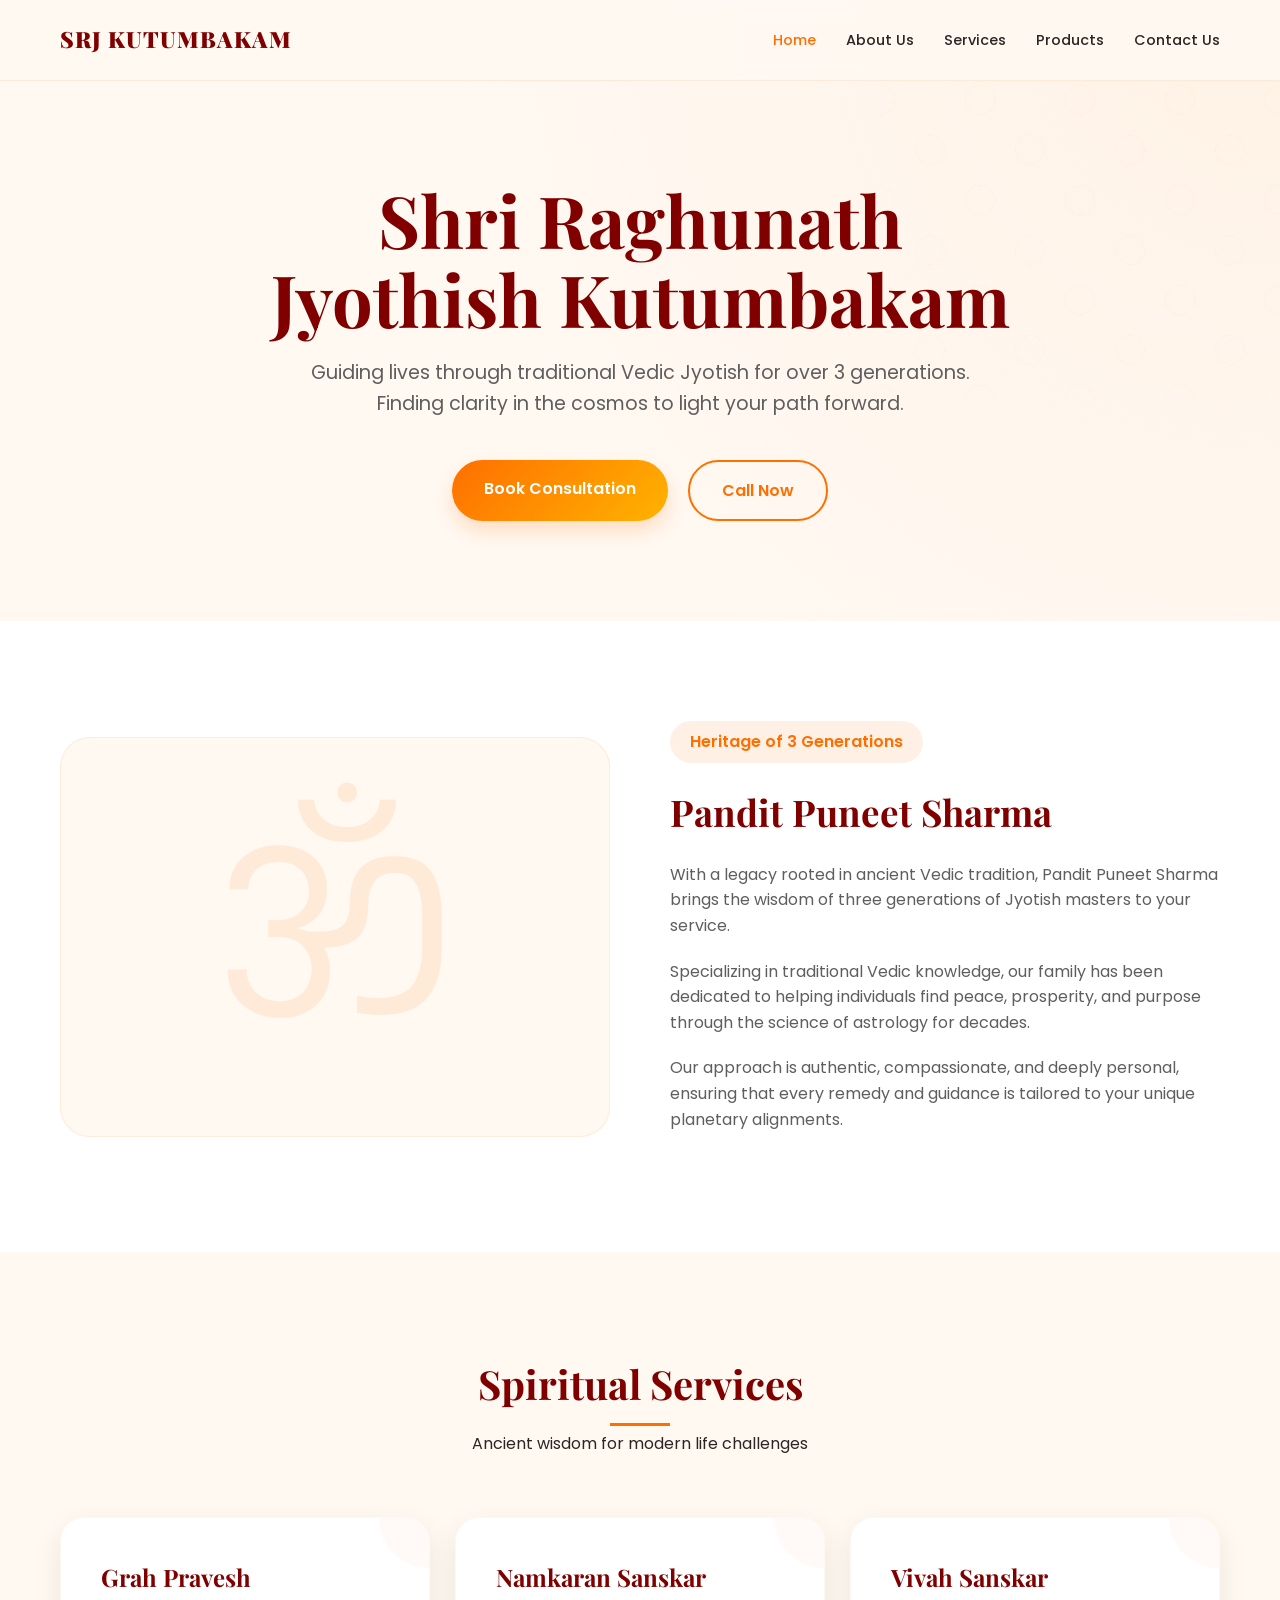
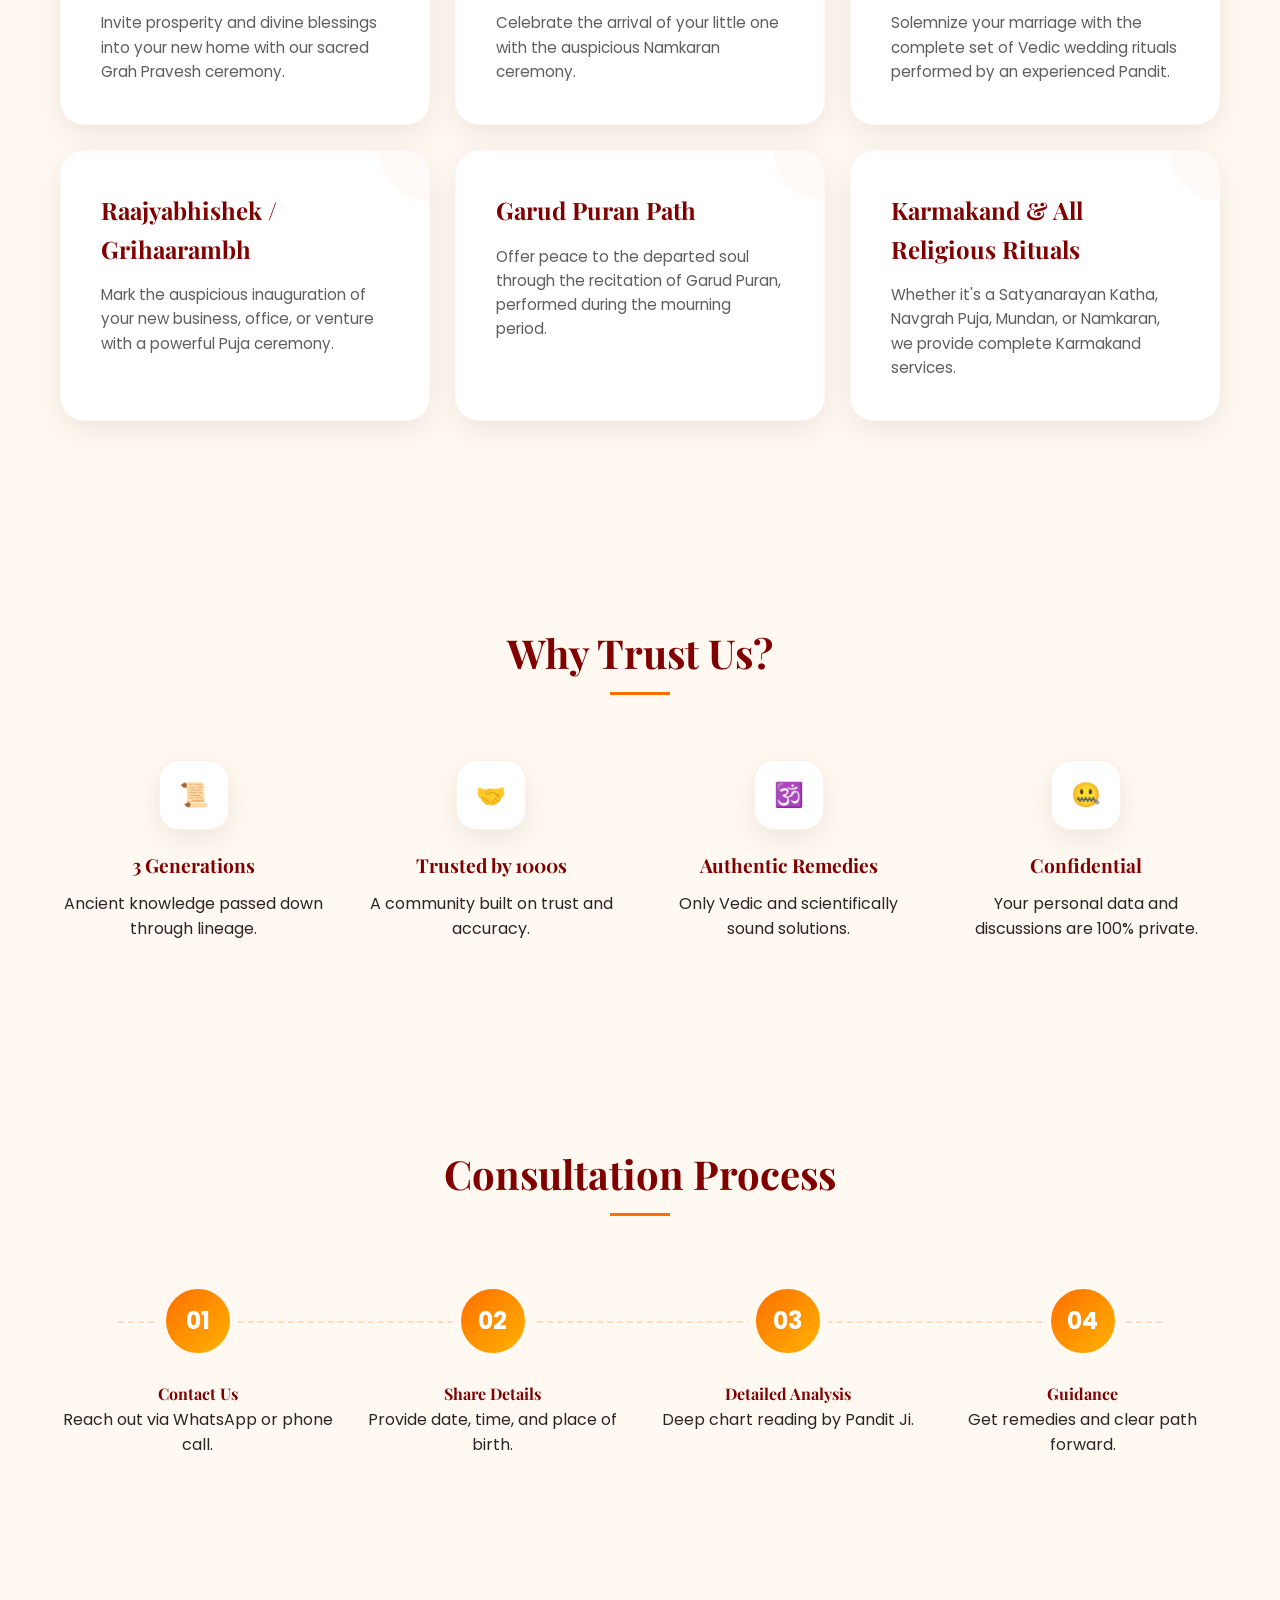
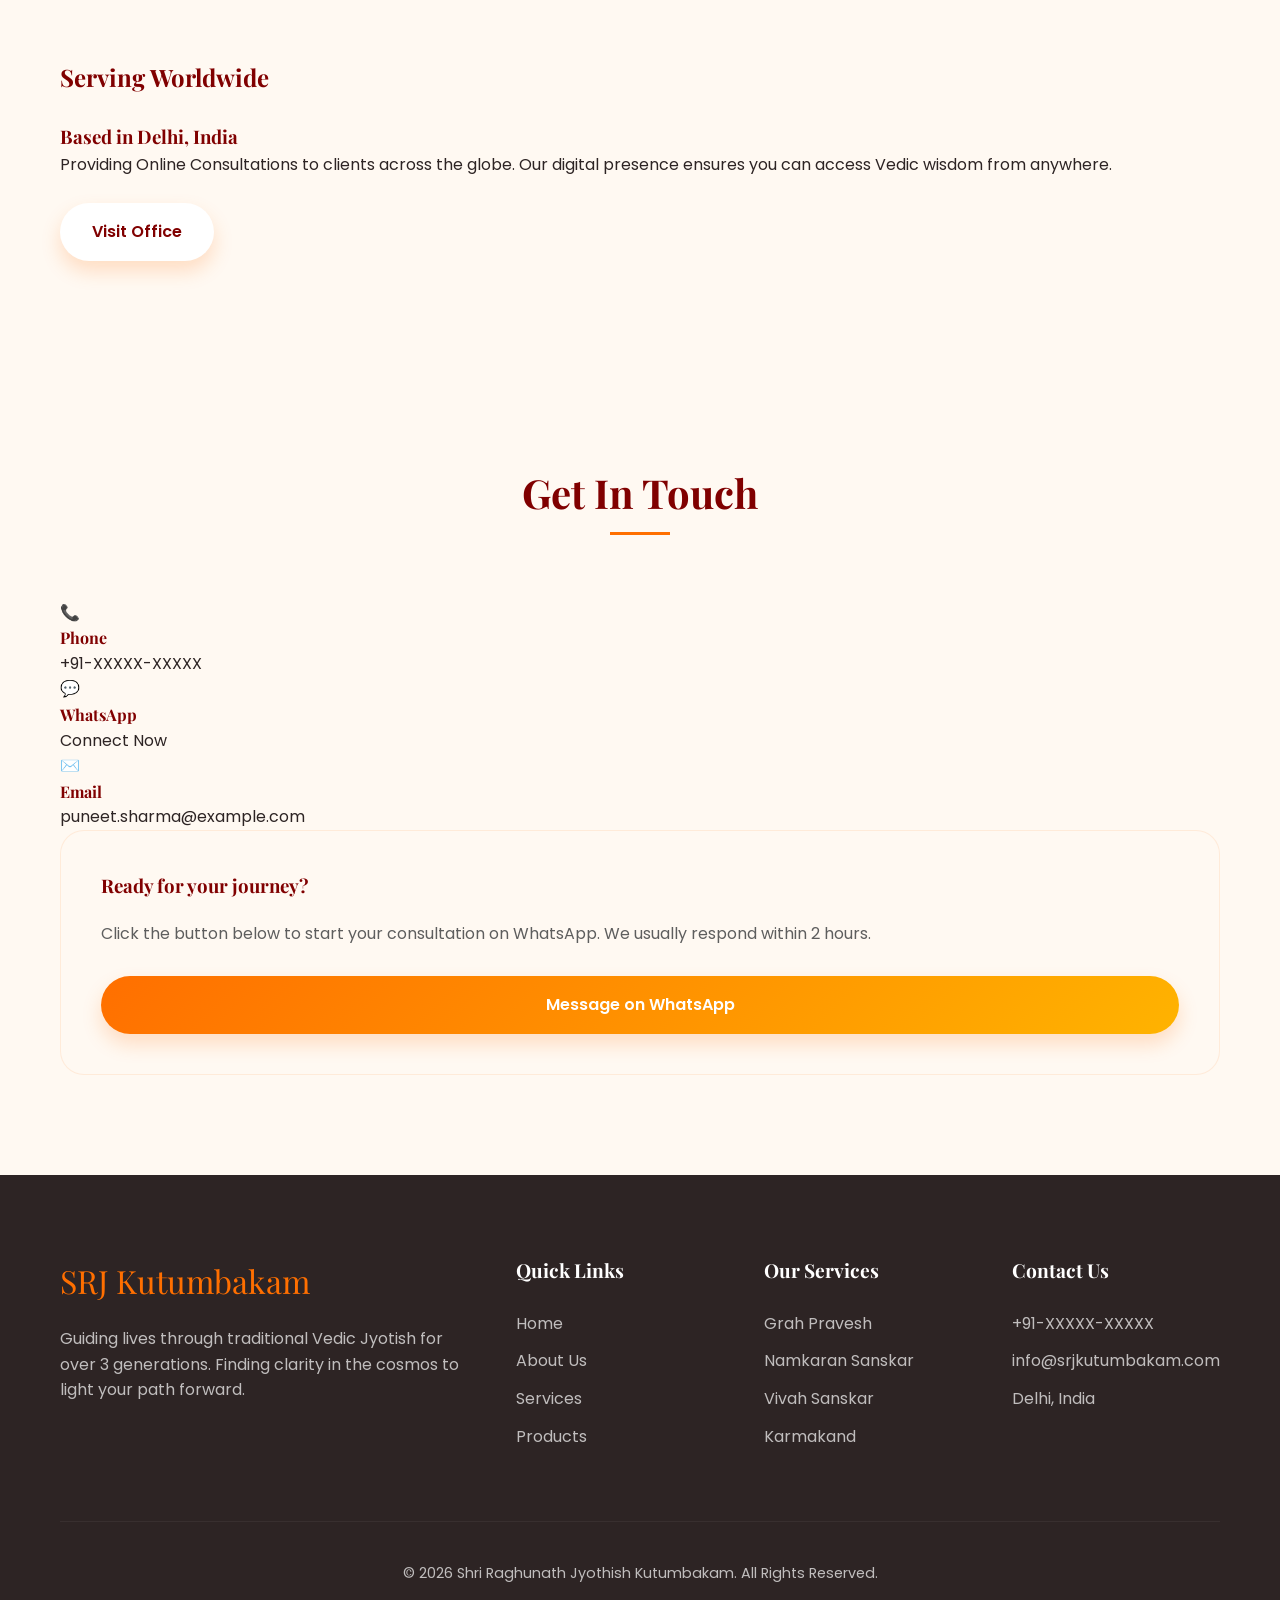
<file: index.html>
<!DOCTYPE html>
<html lang="hi">

<head>
    <meta charset="UTF-8">
    <meta name="viewport" content="width=device-width, initial-scale=1.0">
    <title>Shri Raghunath Jyothish Kutumbakam | Pandit Puneet Sharma</title>
    <meta name="description"
        content="Guiding lives through traditional Vedic Jyotish for over 3 generations. Expert consultations by Pandit Puneet Sharma for Kundli, Marriage, Career, and Vastu in Delhi and Worldwide.">

    <!-- Google Fonts -->
    <link rel="preconnect" href="https://fonts.googleapis.com">
    <link rel="preconnect" href="https://fonts.gstatic.com" crossorigin>
    <link
        href="https://fonts.googleapis.com/css2?family=Playfair+Display:ital,wght@0,400..900;1,400..900&family=Poppins:wght@300;400;500;600;700&display=swap"
        rel="stylesheet">

    <link rel="stylesheet" href="style.css">
</head>

<body>

    <header>
        <div class="container">
            <nav>
                <a href="index.html" class="logo">SRJ Kutumbakam</a>
                <ul class="nav-links">
                    <li><a href="index.html" class="active">Home</a></li>
                    <li><a href="about">About Us</a></li>
                    <li><a href="services.html">Services</a></li>
                    <li><a href="products.html">Products</a></li>
                    <li><a href="contact.html">Contact Us</a></li>
                </ul>
            </nav>
        </div>
    </header>

    <main>
        <!-- Hero Section -->
        <section id="hero">
            <div class="mandala-bg"></div>
            <div class="container">
                <h1>Shri Raghunath <br>Jyothish Kutumbakam</h1>
                <p>Guiding lives through traditional Vedic Jyotish for over 3 generations. Finding clarity in the cosmos
                    to light your path forward.</p>
                <div class="cta-group">
                    <a href="#contact" class="btn btn-primary">Book Consultation</a>
                    <a href="tel:+910000000000" class="btn btn-secondary">Call Now</a>
                </div>
            </div>
        </section>

        <!-- About Section -->
        <section id="about">
            <div class="container">
                <div class="about-content">
                    <div class="about-visual">
                        <!-- Pure CSS Visual placeholder -->
                    </div>
                    <div class="about-text">
                        <span class="expertise-badge">Heritage of 3 Generations</span>
                        <h3>Pandit Puneet Sharma</h3>
                        <p>With a legacy rooted in ancient Vedic tradition, Pandit Puneet Sharma brings the wisdom of
                            three generations of Jyotish masters to your service.</p>
                        <p>Specializing in traditional Vedic knowledge, our family has been dedicated to helping
                            individuals find peace, prosperity, and purpose through the science of astrology for
                            decades.</p>
                        <p>Our approach is authentic, compassionate, and deeply personal, ensuring that every remedy and
                            guidance is tailored to your unique planetary alignments.</p>
                    </div>
                </div>
            </div>
        </section>

        <!-- Services Section -->
        <section id="services">
            <div class="container">
                <div class="section-header">
                    <h2>Spiritual Services</h2>
                    <p>Ancient wisdom for modern life challenges</p>
                </div>
                <div class="services-grid">
                    <div class="service-card">
                        <h3>Grah Pravesh</h3>
                        <p>Invite prosperity and divine blessings into your new home with our sacred Grah Pravesh
                            ceremony.</p>
                    </div>
                    <div class="service-card">
                        <h3>Namkaran Sanskar</h3>
                        <p>Celebrate the arrival of your little one with the auspicious Namkaran ceremony.</p>
                    </div>
                    <div class="service-card">
                        <h3>Vivah Sanskar</h3>
                        <p>Solemnize your marriage with the complete set of Vedic wedding rituals performed by an
                            experienced Pandit.</p>
                    </div>
                    <div class="service-card">
                        <h3>Raajyabhishek / Grihaarambh</h3>
                        <p>Mark the auspicious inauguration of your new business, office, or venture with a powerful
                            Puja ceremony.</p>
                    </div>
                    <div class="service-card">
                        <h3>Garud Puran Path</h3>
                        <p>Offer peace to the departed soul through the recitation of Garud Puran, performed during the
                            mourning period.</p>
                    </div>
                    <div class="service-card">
                        <h3>Karmakand & All Religious Rituals</h3>
                        <p>Whether it's a Satyanarayan Katha, Navgrah Puja, Mundan, or Namkaran, we provide complete
                            Karmakand services.</p>
                    </div>
                </div>
            </div>
        </section>

        <!-- Why Choose Us -->
        <section id="why">
            <div class="container">
                <div class="section-header">
                    <h2>Why Trust Us?</h2>
                </div>
                <div class="why-cards">
                    <div class="why-item">
                        <div class="why-icon">📜</div>
                        <h4>3 Generations</h4>
                        <p>Ancient knowledge passed down through lineage.</p>
                    </div>
                    <div class="why-item">
                        <div class="why-icon">🤝</div>
                        <h4>Trusted by 1000s</h4>
                        <p>A community built on trust and accuracy.</p>
                    </div>
                    <div class="why-item">
                        <div class="why-icon">🕉️</div>
                        <h4>Authentic Remedies</h4>
                        <p>Only Vedic and scientifically sound solutions.</p>
                    </div>
                    <div class="why-item">
                        <div class="why-icon">🤐</div>
                        <h4>Confidential</h4>
                        <p>Your personal data and discussions are 100% private.</p>
                    </div>
                </div>
            </div>
        </section>

        <!-- Consultation Process -->
        <section id="process">
            <div class="container">
                <div class="section-header">
                    <h2>Consultation Process</h2>
                </div>
                <div class="process-flow">
                    <div class="step">
                        <div class="step-number">01</div>
                        <div>
                            <h4>Contact Us</h4>
                            <p>Reach out via WhatsApp or phone call.</p>
                        </div>
                    </div>
                    <div class="step">
                        <div class="step-number">02</div>
                        <div>
                            <h4>Share Details</h4>
                            <p>Provide date, time, and place of birth.</p>
                        </div>
                    </div>
                    <div class="step">
                        <div class="step-number">03</div>
                        <div>
                            <h4>Detailed Analysis</h4>
                            <p>Deep chart reading by Pandit Ji.</p>
                        </div>
                    </div>
                    <div class="step">
                        <div class="step-number">04</div>
                        <div>
                            <h4>Guidance</h4>
                            <p>Get remedies and clear path forward.</p>
                        </div>
                    </div>
                </div>
            </div>
        </section>

        <!-- Location & Availability -->
        <section id="location">
            <div class="container">
                <div class="location-card">
                    <h2>Serving Worldwide</h2>
                    <br>
                    <h3>Based in Delhi, India</h3>
                    <p>Providing Online Consultations to clients across the globe. Our digital presence ensures you can
                        access Vedic wisdom from anywhere.</p>
                    <br>
                    <div class="cta-group" style="justify-content: flex-start;">
                        <a href="#contact" class="btn btn-primary"
                            style="background: var(--white); color: var(--accent);">Visit Office</a>
                    </div>
                </div>
            </div>
        </section>

        <!-- Contact Section -->
        <section id="contact">
            <div class="container">
                <div class="section-header">
                    <h2>Get In Touch</h2>
                </div>
                <div class="contact-container">
                    <div class="contact-info">
                        <div class="contact-item">
                            <div class="contact-icon">📞</div>
                            <div>
                                <h4>Phone</h4>
                                <p>+91-XXXXX-XXXXX</p>
                            </div>
                        </div>
                        <div class="contact-item">
                            <div class="contact-icon">💬</div>
                            <div>
                                <h4>WhatsApp</h4>
                                <p>Connect Now</p>
                            </div>
                        </div>
                        <div class="contact-item">
                            <div class="contact-icon">✉️</div>
                            <div>
                                <h4>Email</h4>
                                <p>puneet.sharma@example.com</p>
                            </div>
                        </div>
                    </div>
                    <div
                        style="background: var(--secondary); border-radius: 24px; padding: 40px; border: 1px solid rgba(255, 111, 0, 0.1);">
                        <h3 style="margin-bottom: 20px;">Ready for your journey?</h3>
                        <p style="color: var(--text-light); margin-bottom: 30px;">Click the button below to start your
                            consultation on WhatsApp. We usually respond within 2 hours.</p>
                        <a href="#" class="btn btn-primary" style="display: block; text-align: center;">Message on
                            WhatsApp</a>
                    </div>
                </div>
            </div>
        </section>
    </main>

    <footer>
        <div class="container">
            <div class="footer-content">
                <div class="footer-about">
                    <a href="index.html" class="footer-logo">SRJ Kutumbakam</a>
                    <p>Guiding lives through traditional Vedic Jyotish for over 3 generations. Finding clarity in the
                        cosmos to light your path forward.</p>
                </div>
                <div class="footer-links">
                    <h4>Quick Links</h4>
                    <ul>
                        <li><a href="index.html">Home</a></li>
                        <li><a href="about.html">About Us</a></li>
                        <li><a href="services.html">Services</a></li>
                        <li><a href="products.html">Products</a></li>
                    </ul>
                </div>
                <div class="footer-links">
                    <h4>Our Services</h4>
                    <ul>
                        <li><a href="services.html">Grah Pravesh</a></li>
                        <li><a href="services.html">Namkaran Sanskar</a></li>
                        <li><a href="services.html">Vivah Sanskar</a></li>
                        <li><a href="services.html">Karmakand</a></li>
                    </ul>
                </div>
                <div class="footer-links">
                    <h4>Contact Us</h4>
                    <ul>
                        <li>+91-XXXXX-XXXXX</li>
                        <li>info@srjkutumbakam.com</li>
                        <li>Delhi, India</li>
                    </ul>
                </div>
            </div>
            <div class="copyright">
                <p>&copy; 2026 Shri Raghunath Jyothish Kutumbakam. All Rights Reserved.</p>
            </div>
        </div>
    </footer>

</body>

</html>
</file>
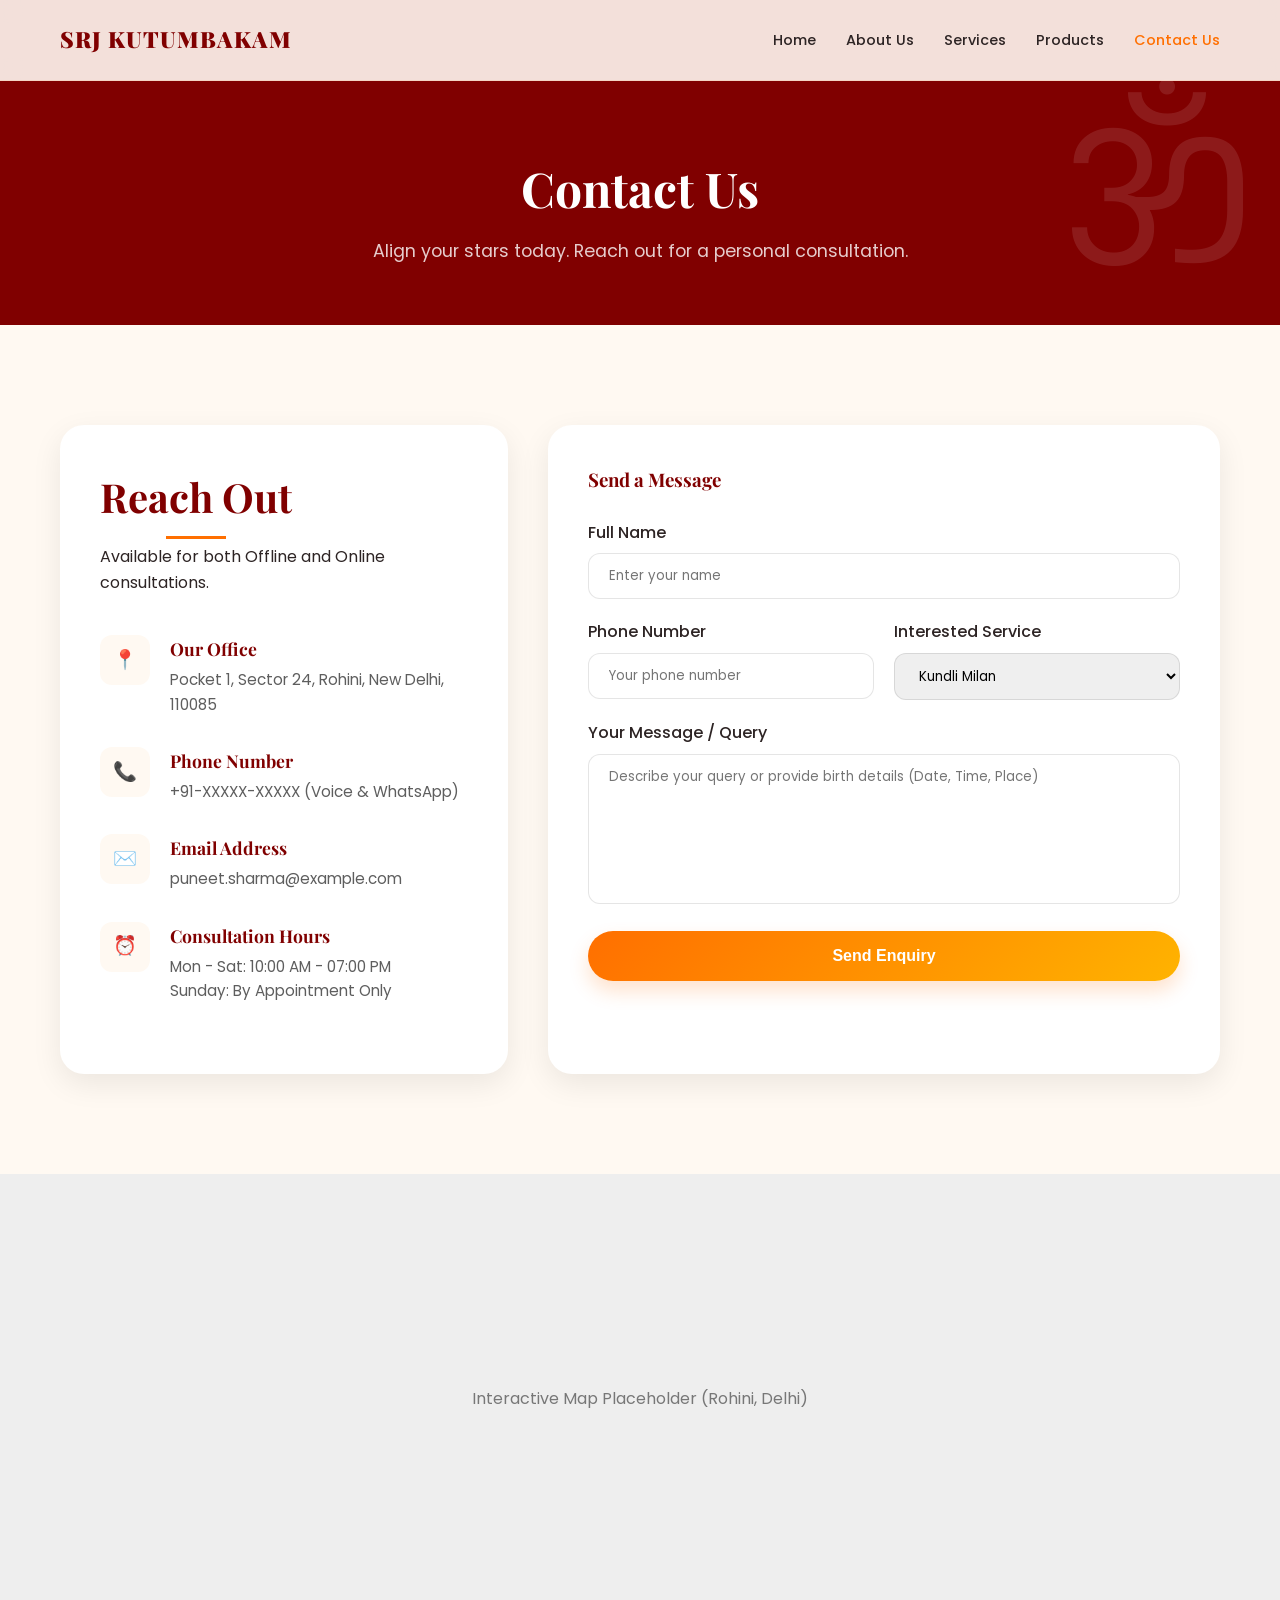
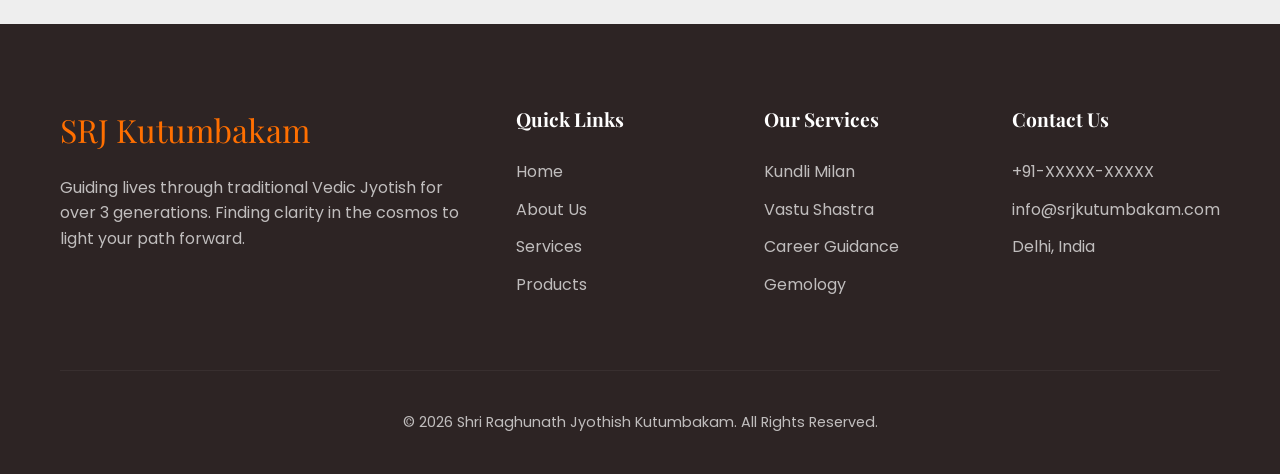
<file: contact.html>
<!DOCTYPE html>
<html lang="hi">

<head>
    <meta charset="UTF-8">
    <meta name="viewport" content="width=device-width, initial-scale=1.0">
    <title>Contact Us | Shri Raghunath Jyothish Kutumbakam</title>
    <meta name="description"
        content="Get in touch with Pandit Puneet Sharma for Vedic consultations. Personal, telephonic, and online sessions available.">

    <!-- Google Fonts -->
    <link rel="preconnect" href="https://fonts.googleapis.com">
    <link rel="preconnect" href="https://fonts.gstatic.com" crossorigin>
    <link
        href="https://fonts.googleapis.com/css2?family=Playfair+Display:ital,wght@0,400..900;1,400..900&family=Poppins:wght@300;400;500;600;700&display=swap"
        rel="stylesheet">

    <link rel="stylesheet" href="style.css">
</head>

<body>

    <header>
        <div class="container">
            <nav>
                <a href="index.html" class="logo">SRJ Kutumbakam</a>
                <ul class="nav-links">
                    <li><a href="index.html">Home</a></li>
                    <li><a href="about.html">About Us</a></li>
                    <li><a href="services.html">Services</a></li>
                    <li><a href="products.html">Products</a></li>
                    <li><a href="contact.html" class="active">Contact Us</a></li>
                </ul>
            </nav>
        </div>
    </header>

    <main>
        <section class="page-header">
            <div class="container">
                <h1>Contact Us</h1>
                <p>Align your stars today. Reach out for a personal consultation.</p>
            </div>
        </section>

        <section id="contact-page">
            <div class="container">
                <div class="contact-grid">
                    <!-- Contact Info -->
                    <div class="contact-info-list">
                        <div class="section-header" style="text-align: left; margin-bottom: 40px;">
                            <h2>Reach Out</h2>
                            <p>Available for both Offline and Online consultations.</p>
                        </div>

                        <div class="contact-method">
                            <div class="method-icon">📍</div>
                            <div class="method-text">
                                <h4>Our Office</h4>
                                <p>Pocket 1, Sector 24, Rohini, New Delhi, 110085</p>
                            </div>
                        </div>

                        <div class="contact-method">
                            <div class="method-icon">📞</div>
                            <div class="method-text">
                                <h4>Phone Number</h4>
                                <p>+91-XXXXX-XXXXX (Voice & WhatsApp)</p>
                            </div>
                        </div>

                        <div class="contact-method">
                            <div class="method-icon">✉️</div>
                            <div class="method-text">
                                <h4>Email Address</h4>
                                <p>puneet.sharma@example.com</p>
                            </div>
                        </div>

                        <div class="contact-method">
                            <div class="method-icon">⏰</div>
                            <div class="method-text">
                                <h4>Consultation Hours</h4>
                                <p>Mon - Sat: 10:00 AM - 07:00 PM<br>Sunday: By Appointment Only</p>
                            </div>
                        </div>
                    </div>

                    <!-- Contact Form -->
                    <div class="contact-form-container">
                        <h3 style="margin-bottom: 25px;">Send a Message</h3>
                        <form id="contactForm">
                            <div class="form-group">
                                <label for="name">Full Name</label>
                                <input type="text" id="name" class="form-control" placeholder="Enter your name"
                                    required>
                            </div>
                            <div class="form-group" style="display: grid; grid-template-columns: 1fr 1fr; gap: 20px;">
                                <div>
                                    <label for="phone">Phone Number</label>
                                    <input type="tel" id="phone" class="form-control" placeholder="Your phone number"
                                        required>
                                </div>
                                <div>
                                    <label for="service">Interested Service</label>
                                    <select id="service" class="form-control">
                                        <option value="kundli">Kundli Milan</option>
                                        <option value="vastu">Vastu Shastra</option>
                                        <option value="career">Career Guidance</option>
                                        <option value="gem">Gemstone Consultation</option>
                                        <option value="other">Other</option>
                                    </select>
                                </div>
                            </div>
                            <div class="form-group">
                                <label for="message">Your Message / Query</label>
                                <textarea id="message" class="form-control"
                                    placeholder="Describe your query or provide birth details (Date, Time, Place)"></textarea>
                            </div>
                            <button type="submit" class="btn btn-primary" style="width: 100%; border: none;">Send
                                Enquiry</button>
                        </form>
                    </div>
                </div>
            </div>
        </section>

        <!-- Map Placeholder -->
        <section id="map" style="padding: 0;">
            <div
                style="width: 100%; height: 450px; background: #eee; display: flex; align-items: center; justify-content: center; color: #777;">
                <p>Interactive Map Placeholder (Rohini, Delhi)</p>
            </div>
        </section>
    </main>

    <footer>
        <div class="container">
            <div class="footer-content">
                <div class="footer-about">
                    <a href="index.html" class="footer-logo">SRJ Kutumbakam</a>
                    <p>Guiding lives through traditional Vedic Jyotish for over 3 generations. Finding clarity in the
                        cosmos to light your path forward.</p>
                </div>
                <div class="footer-links">
                    <h4>Quick Links</h4>
                    <ul>
                        <li><a href="index.html">Home</a></li>
                        <li><a href="about.html">About Us</a></li>
                        <li><a href="services.html">Services</a></li>
                        <li><a href="products.html">Products</a></li>
                    </ul>
                </div>
                <div class="footer-links">
                    <h4>Our Services</h4>
                    <ul>
                        <li><a href="services.html">Kundli Milan</a></li>
                        <li><a href="services.html">Vastu Shastra</a></li>
                        <li><a href="services.html">Career Guidance</a></li>
                        <li><a href="services.html">Gemology</a></li>
                    </ul>
                </div>
                <div class="footer-links">
                    <h4>Contact Us</h4>
                    <ul>
                        <li>+91-XXXXX-XXXXX</li>
                        <li>info@srjkutumbakam.com</li>
                        <li>Delhi, India</li>
                    </ul>
                </div>
            </div>
            <div class="copyright">
                <p>&copy; 2026 Shri Raghunath Jyothish Kutumbakam. All Rights Reserved.</p>
            </div>
        </div>
    </footer>

    <script>
        document.getElementById('contactForm').addEventListener('submit', function (e) {
            e.preventDefault();
            alert('Thank you for your message. We will get back to you shortly.');
            this.reset();
        });
    </script>
</body>

</html>
</file>
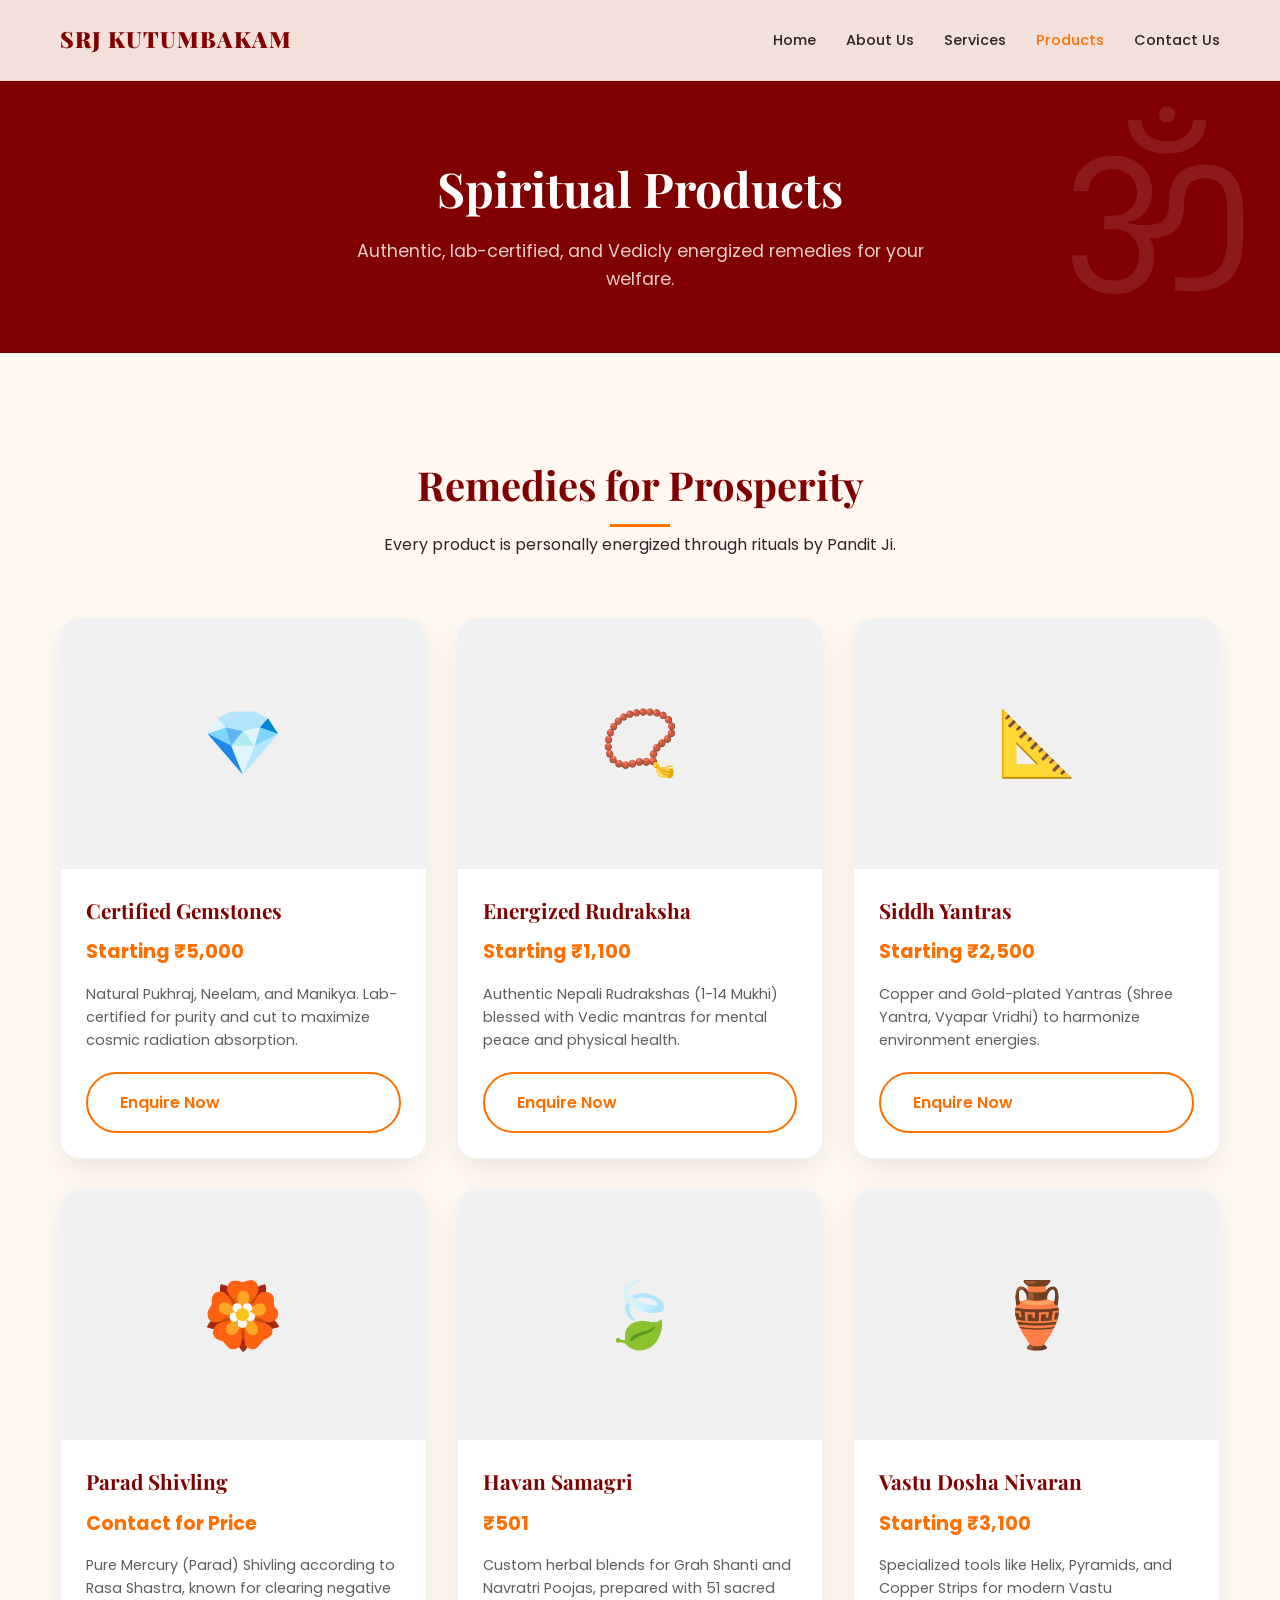
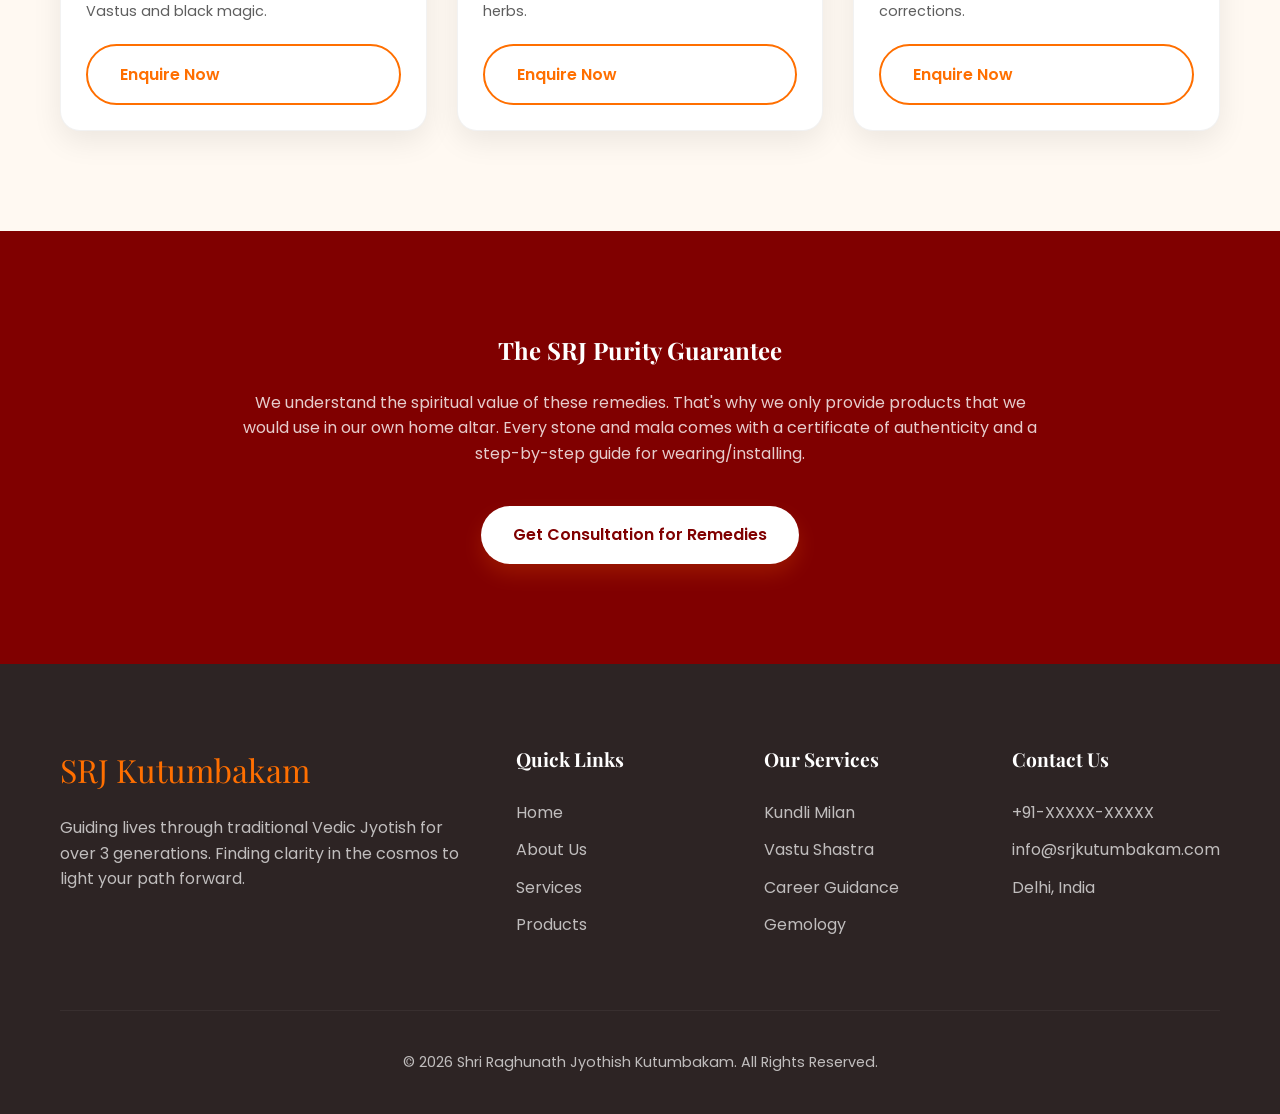
<file: products.html>
<!DOCTYPE html>
<html lang="hi">

<head>
    <meta charset="UTF-8">
    <meta name="viewport" content="width=device-width, initial-scale=1.0">
    <title>Spiritual Products | Shri Raghunath Jyothish Kutumbakam</title>
    <meta name="description"
        content="Premium energized gemstones, Rudraksha, Yantras, and more to enhance your spiritual journey.">

    <!-- Google Fonts -->
    <link rel="preconnect" href="https://fonts.googleapis.com">
    <link rel="preconnect" href="https://fonts.gstatic.com" crossorigin>
    <link
        href="https://fonts.googleapis.com/css2?family=Playfair+Display:ital,wght@0,400..900;1,400..900&family=Poppins:wght@300;400;500;600;700&display=swap"
        rel="stylesheet">

    <link rel="stylesheet" href="style.css">
</head>

<body>

    <header>
        <div class="container">
            <nav>
                <a href="index.html" class="logo">SRJ Kutumbakam</a>
                <ul class="nav-links">
                    <li><a href="index.html">Home</a></li>
                    <li><a href="about.html">About Us</a></li>
                    <li><a href="services.html">Services</a></li>
                    <li><a href="products.html" class="active">Products</a></li>
                    <li><a href="contact.html">Contact Us</a></li>
                </ul>
            </nav>
        </div>
    </header>

    <main>
        <section class="page-header">
            <div class="container">
                <h1>Spiritual Products</h1>
                <p>Authentic, lab-certified, and Vedicly energized remedies for your welfare.</p>
            </div>
        </section>

        <section id="products">
            <div class="container">
                <div class="section-header">
                    <h2>Remedies for Prosperity</h2>
                    <p>Every product is personally energized through rituals by Pandit Ji.</p>
                </div>

                <div class="product-grid">
                    <!-- Product 1 -->
                    <div class="product-card">
                        <div class="product-img">💎</div>
                        <div class="product-info">
                            <h3>Certified Gemstones</h3>
                            <div class="product-price">Starting ₹5,000</div>
                            <p class="product-desc">Natural Pukhraj, Neelam, and Manikya. Lab-certified for purity and
                                cut to maximize cosmic radiation absorption.</p>
                            <a href="contact.html" class="btn btn-secondary" style="width: 100%;">Enquire Now</a>
                        </div>
                    </div>

                    <!-- Product 2 -->
                    <div class="product-card">
                        <div class="product-img">📿</div>
                        <div class="product-info">
                            <h3>Energized Rudraksha</h3>
                            <div class="product-price">Starting ₹1,100</div>
                            <p class="product-desc">Authentic Nepali Rudrakshas (1-14 Mukhi) blessed with Vedic mantras
                                for mental peace and physical health.</p>
                            <a href="contact.html" class="btn btn-secondary" style="width: 100%;">Enquire Now</a>
                        </div>
                    </div>

                    <!-- Product 3 -->
                    <div class="product-card">
                        <div class="product-img">📐</div>
                        <div class="product-info">
                            <h3>Siddh Yantras</h3>
                            <div class="product-price">Starting ₹2,500</div>
                            <p class="product-desc">Copper and Gold-plated Yantras (Shree Yantra, Vyapar Vridhi) to
                                harmonize environment energies.</p>
                            <a href="contact.html" class="btn btn-secondary" style="width: 100%;">Enquire Now</a>
                        </div>
                    </div>

                    <!-- Product 4 -->
                    <div class="product-card">
                        <div class="product-img">🏵️</div>
                        <div class="product-info">
                            <h3>Parad Shivling</h3>
                            <div class="product-price">Contact for Price</div>
                            <p class="product-desc">Pure Mercury (Parad) Shivling according to Rasa Shastra, known for
                                clearing negative Vastus and black magic.</p>
                            <a href="contact.html" class="btn btn-secondary" style="width: 100%;">Enquire Now</a>
                        </div>
                    </div>

                    <!-- Product 5 -->
                    <div class="product-card">
                        <div class="product-img">🍃</div>
                        <div class="product-info">
                            <h3>Havan Samagri</h3>
                            <div class="product-price">₹501</div>
                            <p class="product-desc">Custom herbal blends for Grah Shanti and Navratri Poojas, prepared
                                with 51 sacred herbs.</p>
                            <a href="contact.html" class="btn btn-secondary" style="width: 100%;">Enquire Now</a>
                        </div>
                    </div>

                    <!-- Product 6 -->
                    <div class="product-card">
                        <div class="product-img">🏺</div>
                        <div class="product-info">
                            <h3>Vastu Dosha Nivaran</h3>
                            <div class="product-price">Starting ₹3,100</div>
                            <p class="product-desc">Specialized tools like Helix, Pyramids, and Copper Strips for modern
                                Vastu corrections.</p>
                            <a href="contact.html" class="btn btn-secondary" style="width: 100%;">Enquire Now</a>
                        </div>
                    </div>
                </div>
            </div>
        </section>

        <section id="guarantee" style="background: var(--accent); color: var(--white); text-align: center;">
            <div class="container">
                <h2 style="color: var(--white); margin-bottom: 20px;">The SRJ Purity Guarantee</h2>
                <p style="max-width: 800px; margin: 0 auto 40px; color: rgba(255,255,255,0.8);">We understand the
                    spiritual value of these remedies. That's why we only provide products that we would use in our own
                    home altar. Every stone and mala comes with a certificate of authenticity and a step-by-step guide
                    for wearing/installing.</p>
                <a href="contact.html" class="btn btn-primary"
                    style="background: var(--white); color: var(--accent);">Get Consultation for Remedies</a>
            </div>
        </section>
    </main>

    <footer>
        <div class="container">
            <div class="footer-content">
                <div class="footer-about">
                    <a href="index.html" class="footer-logo">SRJ Kutumbakam</a>
                    <p>Guiding lives through traditional Vedic Jyotish for over 3 generations. Finding clarity in the
                        cosmos to light your path forward.</p>
                </div>
                <div class="footer-links">
                    <h4>Quick Links</h4>
                    <ul>
                        <li><a href="index.html">Home</a></li>
                        <li><a href="about.html">About Us</a></li>
                        <li><a href="services.html">Services</a></li>
                        <li><a href="products.html">Products</a></li>
                    </ul>
                </div>
                <div class="footer-links">
                    <h4>Our Services</h4>
                    <ul>
                        <li><a href="services.html">Kundli Milan</a></li>
                        <li><a href="services.html">Vastu Shastra</a></li>
                        <li><a href="services.html">Career Guidance</a></li>
                        <li><a href="services.html">Gemology</a></li>
                    </ul>
                </div>
                <div class="footer-links">
                    <h4>Contact Us</h4>
                    <ul>
                        <li>+91-XXXXX-XXXXX</li>
                        <li>info@srjkutumbakam.com</li>
                        <li>Delhi, India</li>
                    </ul>
                </div>
            </div>
            <div class="copyright">
                <p>&copy; 2026 Shri Raghunath Jyothish Kutumbakam. All Rights Reserved.</p>
            </div>
        </div>
    </footer>

</body>

</html>
</file>
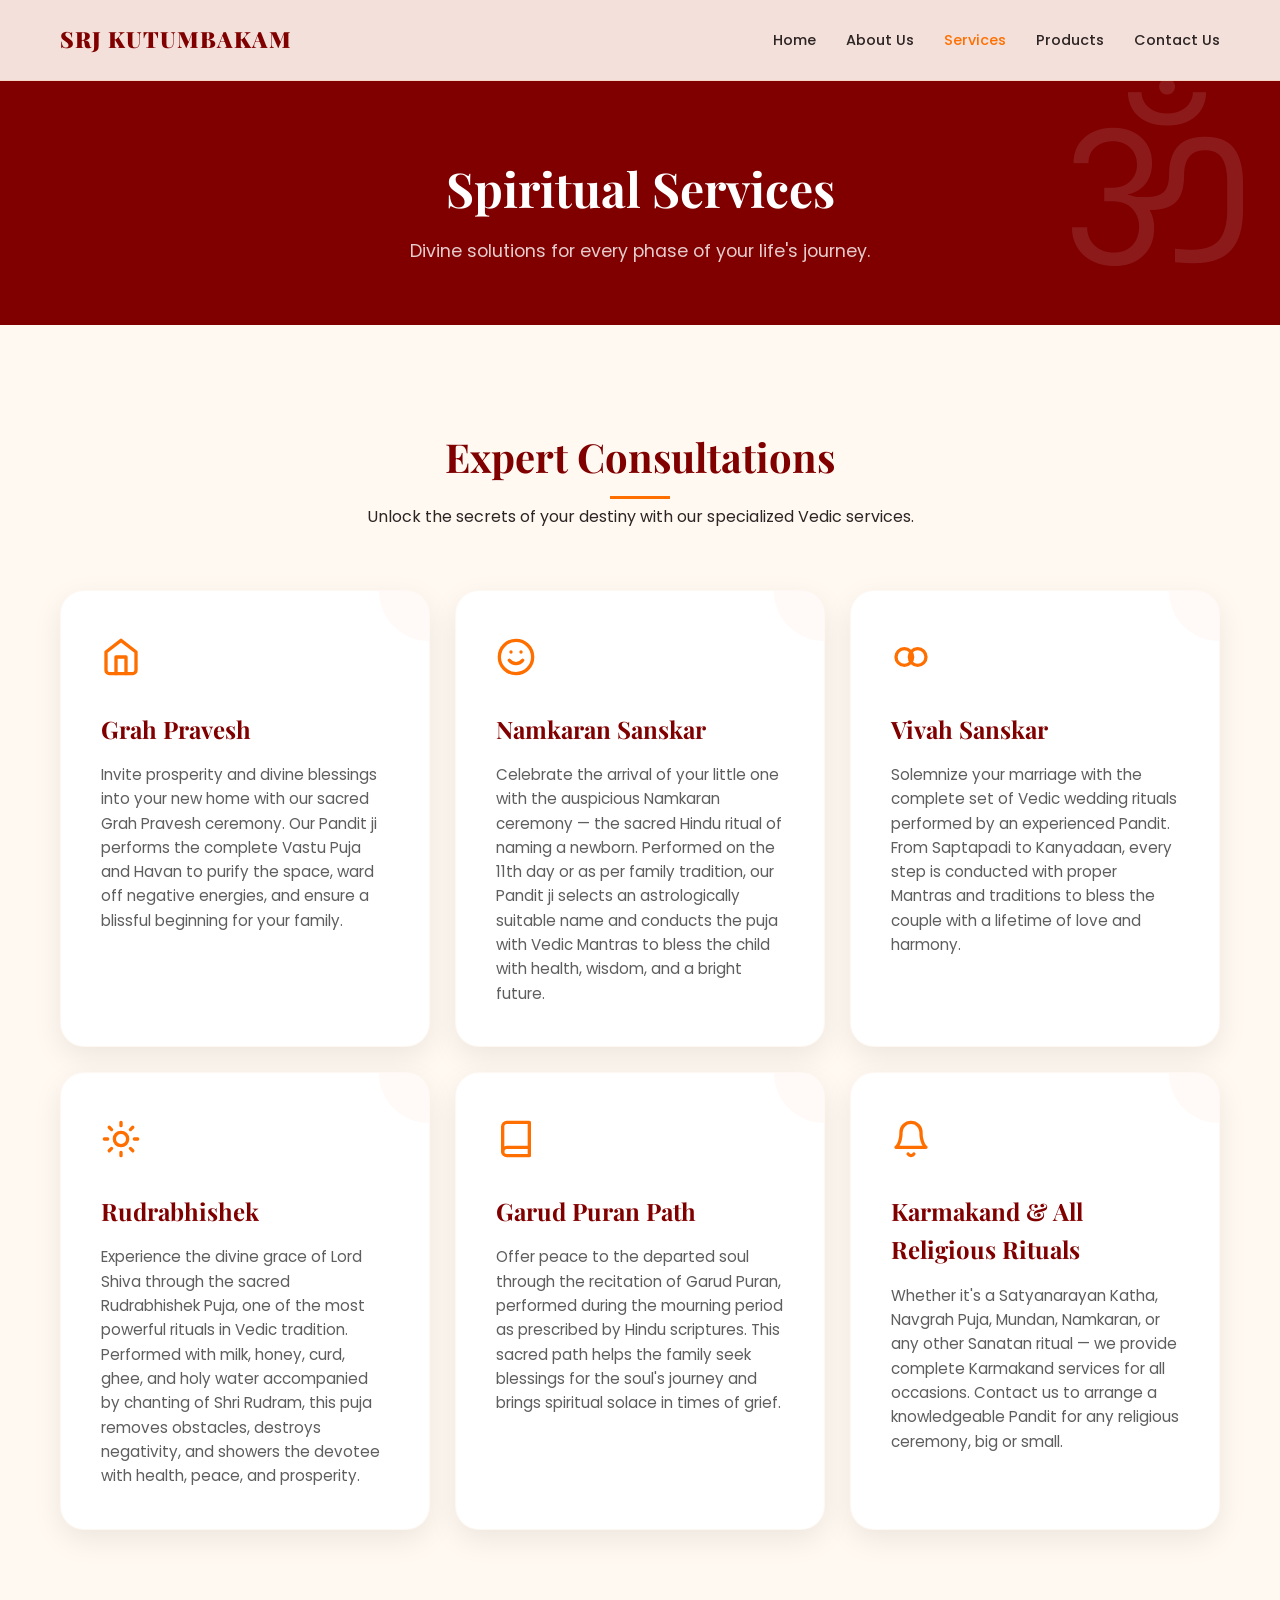
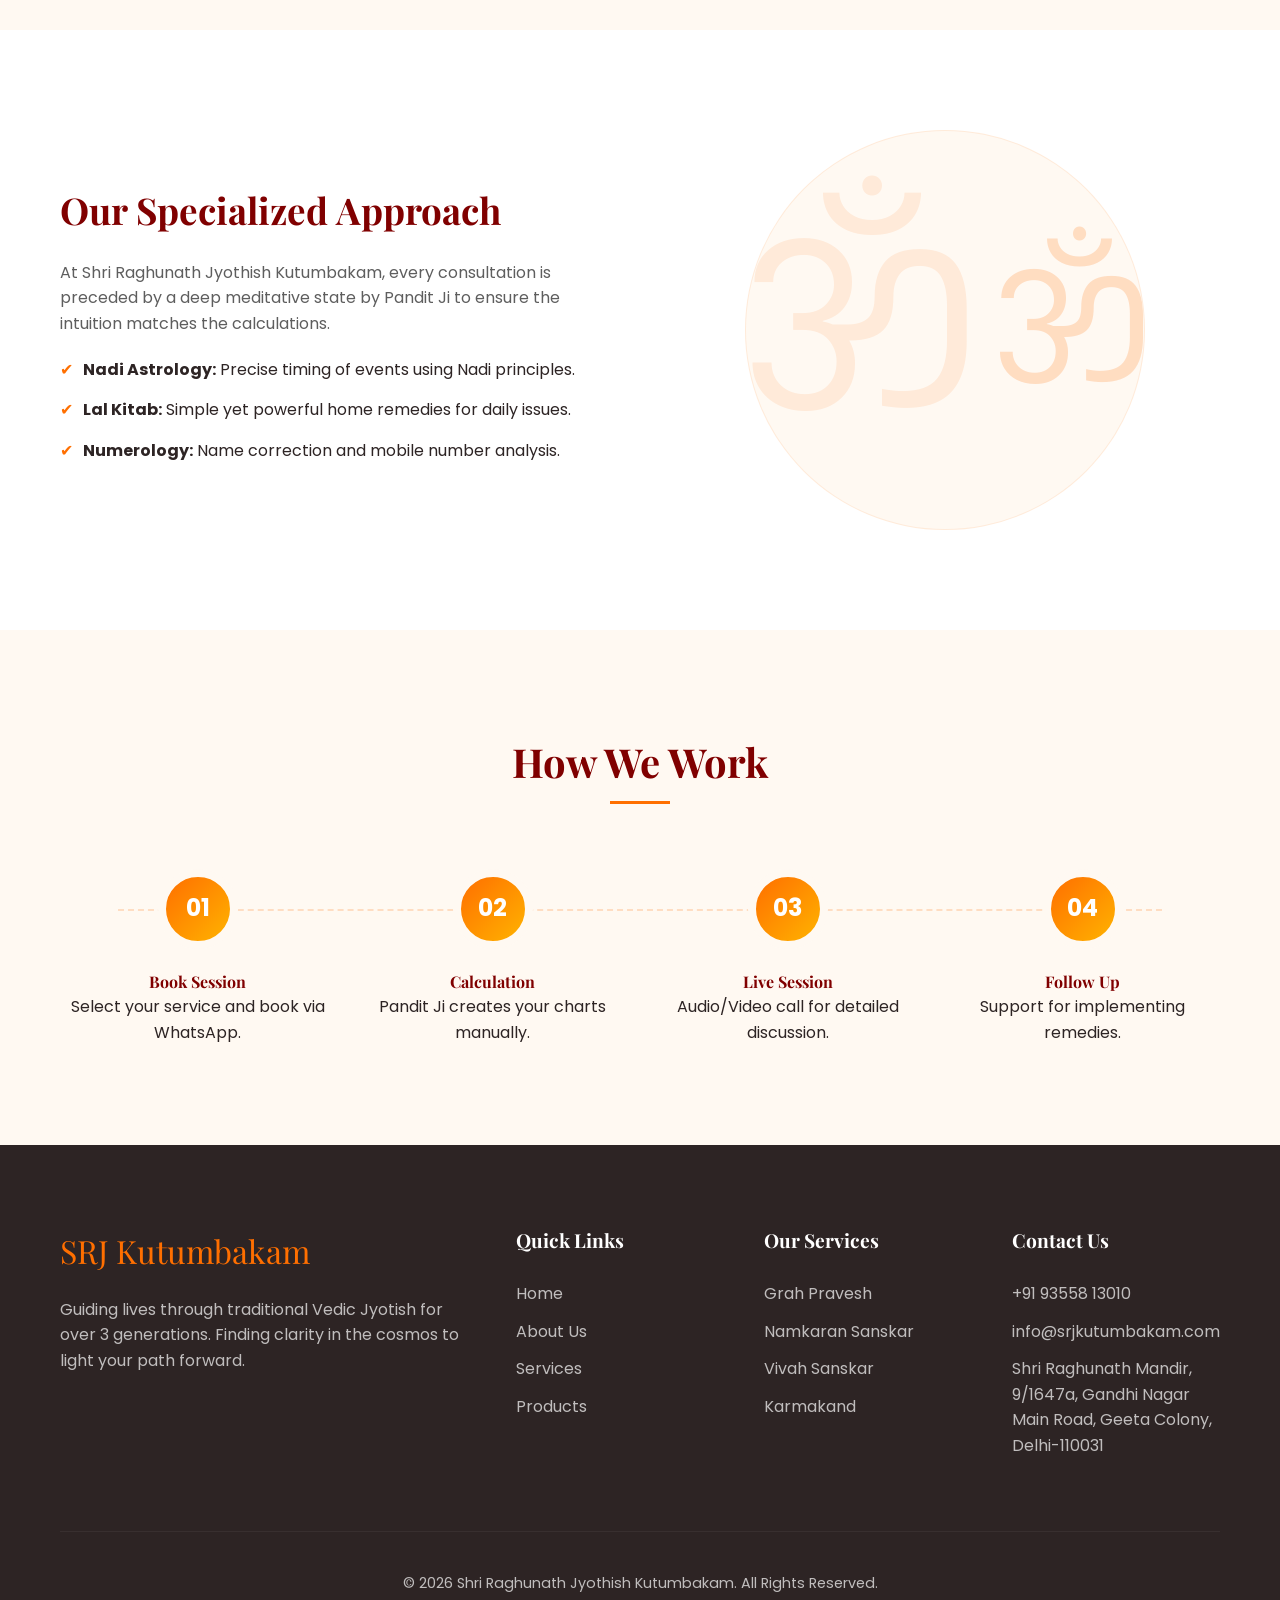
<file: services.html>
<!DOCTYPE html>
<html lang="hi">

<head>
    <meta charset="UTF-8">
    <meta name="viewport" content="width=device-width, initial-scale=1.0">
    <title>Our Services | Shri Raghunath Jyothish Kutumbakam</title>
    <meta name="description"
        content="Explore our range of Vedic spiritual services including Kundli Milan, Horoscope Reading, Vastu Consultation, and more.">

    <!-- Google Fonts -->
    <link rel="preconnect" href="https://fonts.googleapis.com">
    <link rel="preconnect" href="https://fonts.gstatic.com" crossorigin>
    <link
        href="https://fonts.googleapis.com/css2?family=Playfair+Display:ital,wght@0,400..900;1,400..900&family=Poppins:wght@300;400;500;600;700&display=swap"
        rel="stylesheet">

    <link rel="stylesheet" href="style.css">
</head>

<body>

    <header>
        <div class="container">
            <nav>
                <a href="index.html" class="logo">SRJ Kutumbakam</a>
                <ul class="nav-links">
                    <li><a href="index.html">Home</a></li>
                    <li><a href="about.html">About Us</a></li>
                    <li><a href="services.html" class="active">Services</a></li>
                    <li><a href="products.html">Products</a></li>
                    <li><a href="contact.html">Contact Us</a></li>
                </ul>
            </nav>
        </div>
    </header>

    <main>
        <section class="page-header">
            <div class="container">
                <h1>Spiritual Services</h1>
                <p>Divine solutions for every phase of your life's journey.</p>
            </div>
        </section>

        <section id="services">
            <div class="container">
                <div class="section-header">
                    <h2>Expert Consultations</h2>
                    <p>Unlock the secrets of your destiny with our specialized Vedic services.</p>
                </div>
                <div class="services-grid">
                    <div class="service-card">
                        <div class="service-icon"><svg viewBox="0 0 24 24" width="1em" height="1em"
                                stroke="var(--primary)" stroke-width="2" fill="none" stroke-linecap="round"
                                stroke-linejoin="round">
                                <path d="M3 9l9-7 9 7v11a2 2 0 0 1-2 2H5a2 2 0 0 1-2-2z"></path>
                                <polyline points="9 22 9 12 15 12 15 22"></polyline>
                            </svg></div>
                        <h3>Grah Pravesh</h3>
                        <p>Invite prosperity and divine blessings into your new home with our sacred Grah Pravesh
                            ceremony. Our Pandit ji performs the complete Vastu Puja and Havan to purify the space, ward
                            off negative energies, and ensure a blissful beginning for your family.</p>
                    </div>
                    <div class="service-card">
                        <div class="service-icon"><svg viewBox="0 0 24 24" width="1em" height="1em"
                                stroke="var(--primary)" stroke-width="2" fill="none" stroke-linecap="round"
                                stroke-linejoin="round">
                                <circle cx="12" cy="12" r="10"></circle>
                                <path d="M8 14s1.5 2 4 2 4-2 4-2"></path>
                                <line x1="9" y1="9" x2="9.01" y2="9"></line>
                                <line x1="15" y1="9" x2="15.01" y2="9"></line>
                            </svg></div>
                        <h3>Namkaran Sanskar</h3>
                        <p>Celebrate the arrival of your little one with the auspicious Namkaran ceremony — the sacred
                            Hindu ritual of naming a newborn. Performed on the 11th day or as per family tradition, our
                            Pandit ji selects an astrologically suitable name and conducts the puja with Vedic Mantras
                            to bless the child with health, wisdom, and a bright future.</p>
                    </div>
                    <div class="service-card">
                        <div class="service-icon"><svg viewBox="0 0 24 24" width="1em" height="1em"
                                stroke="var(--primary)" stroke-width="2" fill="none" stroke-linecap="round"
                                stroke-linejoin="round">
                                <circle cx="8" cy="12" r="5"></circle>
                                <circle cx="16" cy="12" r="5"></circle>
                            </svg></div>
                        <h3>Vivah Sanskar</h3>
                        <p>Solemnize your marriage with the complete set of Vedic wedding rituals performed by an
                            experienced Pandit. From Saptapadi to Kanyadaan, every step is conducted with proper Mantras
                            and traditions to bless the couple with a lifetime of love and harmony.</p>
                    </div>
                    <div class="service-card">
                        <div class="service-icon"><svg viewBox="0 0 24 24" width="1em" height="1em"
                                stroke="var(--primary)" stroke-width="2" fill="none" stroke-linecap="round"
                                stroke-linejoin="round">
                                <circle cx="12" cy="12" r="4"></circle>
                                <path
                                    d="M12 2v2M12 20v2M4.93 4.93l1.41 1.41M17.66 17.66l1.41 1.41M2 12h2M20 12h2M4.93 19.07l1.41-1.41M17.66 6.34l1.41-1.41">
                                </path>
                            </svg></div>
                        <h3>Rudrabhishek</h3>
                        <p>Experience the divine grace of Lord Shiva through the sacred Rudrabhishek Puja, one of the
                            most powerful rituals in Vedic tradition. Performed with milk, honey, curd, ghee, and holy
                            water accompanied by chanting of Shri Rudram, this puja removes obstacles, destroys
                            negativity, and showers the devotee with health, peace, and prosperity.</p>
                    </div>
                    <div class="service-card">
                        <div class="service-icon"><svg viewBox="0 0 24 24" width="1em" height="1em"
                                stroke="var(--primary)" stroke-width="2" fill="none" stroke-linecap="round"
                                stroke-linejoin="round">
                                <path d="M4 19.5A2.5 2.5 0 0 1 6.5 17H20"></path>
                                <path d="M6.5 2H20v20H6.5A2.5 2.5 0 0 1 4 19.5v-15A2.5 2.5 0 0 1 6.5 2z"></path>
                            </svg></div>
                        <h3>Garud Puran Path</h3>
                        <p>Offer peace to the departed soul through the recitation of Garud Puran, performed during the
                            mourning period as prescribed by Hindu scriptures. This sacred path helps the family seek
                            blessings for the soul's journey and brings spiritual solace in times of grief.</p>
                    </div>
                    <div class="service-card">
                        <div class="service-icon"><svg viewBox="0 0 24 24" width="1em" height="1em"
                                stroke="var(--primary)" stroke-width="2" fill="none" stroke-linecap="round"
                                stroke-linejoin="round">
                                <path d="M18 8A6 6 0 006 8c0 7-3 9-3 9h18s-3-2-3-9"></path>
                                <path d="M13.73 21a2 2 0 01-3.46 0"></path>
                            </svg></div>
                        <h3>Karmakand & All Religious Rituals</h3>
                        <p>Whether it's a Satyanarayan Katha, Navgrah Puja, Mundan, Namkaran, or any other Sanatan
                            ritual — we provide complete Karmakand services for all occasions. Contact us to arrange a
                            knowledgeable Pandit for any religious ceremony, big or small.</p>
                    </div>
                </div>
            </div>
        </section>

        <section id="specialized" style="background: var(--white);">
            <div class="container">
                <div class="about-content">
                    <div class="about-text">
                        <h3>Our Specialized Approach</h3>
                        <p>At Shri Raghunath Jyothish Kutumbakam, every consultation is preceded by a deep meditative
                            state by Pandit Ji to ensure the intuition matches the calculations.</p>
                        <ul style="margin-top: 20px;">
                            <li style="margin-bottom: 15px; display: flex; align-items: center; gap: 10px;">
                                <span style="color: var(--primary);">✔</span>
                                <span><strong>Nadi Astrology:</strong> Precise timing of events using Nadi
                                    principles.</span>
                            </li>
                            <li style="margin-bottom: 15px; display: flex; align-items: center; gap: 10px;">
                                <span style="color: var(--primary);">✔</span>
                                <span><strong>Lal Kitab:</strong> Simple yet powerful home remedies for daily
                                    issues.</span>
                            </li>
                            <li style="margin-bottom: 15px; display: flex; align-items: center; gap: 10px;">
                                <span style="color: var(--primary);">✔</span>
                                <span><strong>Numerology:</strong> Name correction and mobile number analysis.</span>
                            </li>
                        </ul>
                    </div>
                    <div class="about-visual" style="border-radius: 50%; width: 400px; height: 400px; margin: 0 auto;">
                        <span style="font-size: 10rem; color: var(--primary); opacity: 0.2;">ॐ</span>
                    </div>
                </div>
            </div>
        </section>

        <section id="process" style="background: var(--secondary);">
            <div class="container">
                <div class="section-header">
                    <h2>How We Work</h2>
                </div>
                <div class="process-flow">
                    <div class="step">
                        <div class="step-number">01</div>
                        <div>
                            <h4>Book Session</h4>
                            <p>Select your service and book via WhatsApp.</p>
                        </div>
                    </div>
                    <div class="step">
                        <div class="step-number">02</div>
                        <div>
                            <h4>Calculation</h4>
                            <p>Pandit Ji creates your charts manually.</p>
                        </div>
                    </div>
                    <div class="step">
                        <div class="step-number">03</div>
                        <div>
                            <h4>Live Session</h4>
                            <p>Audio/Video call for detailed discussion.</p>
                        </div>
                    </div>
                    <div class="step">
                        <div class="step-number">04</div>
                        <div>
                            <h4>Follow Up</h4>
                            <p>Support for implementing remedies.</p>
                        </div>
                    </div>
                </div>
            </div>
        </section>
    </main>

    <footer>
        <div class="container">
            <div class="footer-content">
                <div class="footer-about">
                    <a href="index.html" class="footer-logo">SRJ Kutumbakam</a>
                    <p>Guiding lives through traditional Vedic Jyotish for over 3 generations. Finding clarity in the
                        cosmos to light your path forward.</p>
                </div>
                <div class="footer-links">
                    <h4>Quick Links</h4>
                    <ul>
                        <li><a href="index.html">Home</a></li>
                        <li><a href="about.html">About Us</a></li>
                        <li><a href="services.html">Services</a></li>
                        <li><a href="products.html">Products</a></li>
                    </ul>
                </div>
                <div class="footer-links">
                    <h4>Our Services</h4>
                    <ul>
                        <li><a href="services.html">Grah Pravesh</a></li>
                        <li><a href="services.html">Namkaran Sanskar</a></li>
                        <li><a href="services.html">Vivah Sanskar</a></li>
                        <li><a href="services.html">Karmakand</a></li>
                    </ul>
                </div>
                <div class="footer-links">
                    <h4>Contact Us</h4>
                    <ul>
                        <li>+91 93558 13010</li>
                        <li>info@srjkutumbakam.com</li>
                        <li>Shri Raghunath Mandir, 9/1647a, Gandhi Nagar Main Road, Geeta Colony, Delhi-110031</li>
                    </ul>
                </div>
            </div>
            <div class="copyright">
                <p>&copy; 2026 Shri Raghunath Jyothish Kutumbakam. All Rights Reserved.</p>
            </div>
        </div>
    </footer>

</body>

</html>
</file>
<file: style.css>
:root {
    --primary: #FF6F00;
    --primary-light: #FF8C00;
    --primary-gradient: linear-gradient(135deg, #FF6F00 0%, #FFB300 100%);
    --secondary: #FFF9F2;
    --accent: #800000;
    --text-dark: #2D2424;
    --text-light: #5E5E5E;
    --white: #FFFFFF;
    --shadow: 0 10px 30px rgba(0, 0, 0, 0.08);
    --transition: all 0.4s cubic-bezier(0.165, 0.84, 0.44, 1);
}

/* Base Reset */
* {
    margin: 0;
    padding: 0;
    box-sizing: border-box;
    scroll-behavior: smooth;
}

body {
    font-family: 'Poppins', sans-serif;
    background-color: var(--secondary);
    color: var(--text-dark);
    line-height: 1.6;
    overflow-x: hidden;
}

h1,
h2,
h3,
h4 {
    font-family: 'Playfair Display', serif;
    color: var(--accent);
    font-weight: 700;
}

a {
    text-decoration: none;
    color: inherit;
    transition: var(--transition);
}

ul {
    list-style: none;
}

.container {
    max-width: 1200px;
    margin: 0 auto;
    padding: 0 20px;
}

/* Mandala Pattern Background */
.mandala-bg {
    position: absolute;
    top: 0;
    right: 0;
    width: 400px;
    height: 400px;
    background: radial-gradient(circle, transparent 20%, var(--primary) 20%, var(--primary) 21%, transparent 21%) 0 0,
        radial-gradient(circle, transparent 20%, var(--primary) 20%, var(--primary) 21%, transparent 21%) 50px 50px;
    background-size: 100px 100px;
    opacity: 0.03;
    z-index: -1;
    pointer-events: none;
}

/* Header & Navigation */
header {
    position: fixed;
    top: 0;
    width: 100%;
    z-index: 1000;
    background: rgba(255, 249, 242, 0.9);
    backdrop-filter: blur(10px);
    border-bottom: 1px solid rgba(255, 111, 0, 0.1);
}

nav {
    display: flex;
    justify-content: space-between;
    align-items: center;
    height: 80px;
}

.logo {
    font-family: 'Playfair Display', serif;
    font-size: 1.4rem;
    font-weight: 900;
    color: var(--accent);
    text-transform: uppercase;
    letter-spacing: 1px;
}

.nav-links {
    display: flex;
    gap: 30px;
}

.nav-links a {
    font-weight: 500;
    font-size: 0.9rem;
    color: var(--text-dark);
}

.nav-links a:hover, .nav-links a.active {
    color: var(--primary);
}

/* Hero Section */
#hero {
    position: relative;
    padding: 180px 0 100px;
    text-align: center;
    background: radial-gradient(circle at top right, rgba(255, 111, 0, 0.05) 0%, transparent 60%);
}

#hero h1 {
    font-size: clamp(2.5rem, 6vw, 4.5rem);
    line-height: 1.1;
    margin-bottom: 20px;
    animation: fadeInUp 1s ease;
}

#hero p {
    font-size: 1.2rem;
    color: var(--text-light);
    max-width: 700px;
    margin: 0 auto 40px;
    animation: fadeInUp 1.2s ease;
}

.cta-group {
    display: flex;
    justify-content: center;
    gap: 20px;
    animation: fadeInUp 1.4s ease;
}

.btn {
    padding: 16px 32px;
    border-radius: 50px;
    font-weight: 600;
    font-size: 1rem;
    cursor: pointer;
    transition: var(--transition);
    display: inline-block;
}

.btn-primary {
    background: var(--primary-gradient);
    color: var(--white);
    box-shadow: 0 10px 20px rgba(255, 111, 0, 0.2);
}

.btn-primary:hover {
    transform: translateY(-5px);
    box-shadow: 0 15px 30px rgba(255, 111, 0, 0.3);
}

.btn-secondary {
    border: 2px solid var(--primary);
    color: var(--primary);
}

.btn-secondary:hover {
    background: rgba(255, 111, 0, 0.05);
    transform: translateY(-5px);
}

/* Page Header (for subpages) */
.page-header {
    padding: 150px 0 60px;
    text-align: center;
    background: var(--accent);
    color: var(--white);
    position: relative;
    overflow: hidden;
}

.page-header h1 {
    color: var(--white);
    font-size: 3rem;
    position: relative;
    z-index: 1;
}

.page-header p {
    color: rgba(255, 255, 255, 0.8);
    font-size: 1.1rem;
    max-width: 600px;
    margin: 10px auto 0;
    position: relative;
    z-index: 1;
}

.page-header::after {
    content: 'ॐ';
    position: absolute;
    bottom: -30px;
    right: 20px;
    font-size: 12rem;
    opacity: 0.1;
}

/* Section Global Styles */
section {
    padding: 100px 0;
}

.section-header {
    text-align: center;
    margin-bottom: 60px;
}

.section-header h2 {
    font-size: 2.5rem;
    margin-bottom: 15px;
    position: relative;
    display: inline-block;
}

.section-header h2::after {
    content: '';
    position: absolute;
    bottom: -10px;
    left: 50%;
    transform: translateX(-50%);
    width: 60px;
    height: 3px;
    background: var(--primary);
}

/* About Section */
#about {
    background: var(--white);
}

.about-content {
    display: grid;
    grid-template-columns: 1fr 1fr;
    gap: 60px;
    align-items: center;
}

.about-visual {
    position: relative;
    background: var(--secondary);
    min-height: 400px;
    border-radius: 30px;
    display: flex;
    justify-content: center;
    align-items: center;
    overflow: hidden;
    border: 1px solid rgba(255, 111, 0, 0.1);
}

.about-visual::before {
    content: 'ॐ';
    font-size: 15rem;
    color: var(--primary);
    opacity: 0.1;
}

.about-visual img {
    width: 100%;
    height: 100%;
    object-fit: cover;
    position: absolute;
    top: 0;
    left: 0;
}

.about-text h3 {
    font-size: 2.3rem;
    margin-bottom: 20px;
}

.about-text p {
    margin-bottom: 20px;
    color: var(--text-light);
}

.expertise-badge {
    display: inline-block;
    padding: 8px 20px;
    background: rgba(255, 111, 0, 0.1);
    color: var(--primary);
    border-radius: 50px;
    font-weight: 600;
    margin-bottom: 20px;
}

/* Services Grid - Bento Style 2026 */
.services-grid {
    display: grid;
    grid-template-columns: repeat(auto-fit, minmax(300px, 1fr));
    gap: 25px;
}

.service-card {
    background: var(--white);
    padding: 40px;
    border-radius: 24px;
    transition: var(--transition);
    border: 1px solid rgba(255, 111, 0, 0.05);
    box-shadow: var(--shadow);
    position: relative;
    overflow: hidden;
    height: 100%;
}

.service-card::before {
    content: '';
    position: absolute;
    top: -50px;
    right: -50px;
    width: 100px;
    height: 100px;
    background: var(--primary);
    border-radius: 50%;
    opacity: 0.03;
    transition: var(--transition);
}

.service-card:hover {
    transform: translateY(-10px);
    border-color: var(--primary);
}

.service-card:hover::before {
    width: 120px;
    height: 120px;
    opacity: 0.1;
}

.service-icon {
    font-size: 2.5rem;
    margin-bottom: 15px;
}

.service-card h3 {
    font-size: 1.5rem;
    margin-bottom: 15px;
    color: var(--accent);
}

.service-card p {
    font-size: 0.95rem;
    color: var(--text-light);
}

/* Product Card */
.product-grid {
    display: grid;
    grid-template-columns: repeat(auto-fit, minmax(280px, 1fr));
    gap: 30px;
}

.product-card {
    background: var(--white);
    border-radius: 20px;
    overflow: hidden;
    box-shadow: var(--shadow);
    transition: var(--transition);
    border: 1px solid rgba(0,0,0,0.05);
}

.product-card:hover {
    transform: translateY(-10px);
}

.product-img {
    height: 250px;
    background: #f0f0f0;
    position: relative;
    overflow: hidden;
    display: flex;
    align-items: center;
    justify-content: center;
    font-size: 4rem;
}

.product-info {
    padding: 25px;
}

.product-info h3 {
    font-size: 1.3rem;
    margin-bottom: 10px;
}

.product-price {
    color: var(--primary);
    font-weight: 700;
    font-size: 1.2rem;
    margin-bottom: 15px;
}

.product-desc {
    font-size: 0.9rem;
    color: var(--text-light);
    margin-bottom: 20px;
}

/* Why Choose Us */
#why {
    background: var(--secondary);
}

.why-cards {
    display: grid;
    grid-template-columns: repeat(auto-fit, minmax(220px, 1fr));
    gap: 30px;
}

.why-item {
    text-align: center;
}

.why-icon {
    width: 70px;
    height: 70px;
    background: var(--white);
    border-radius: 20px;
    display: flex;
    justify-content: center;
    align-items: center;
    margin: 0 auto 20px;
    box-shadow: var(--shadow);
    border: 1px solid rgba(255, 111, 0, 0.1);
    font-size: 1.5rem;
    color: var(--primary);
}

.why-item h4 {
    font-size: 1.2rem;
    margin-bottom: 10px;
}

/* Process Steps */
.process-flow {
    display: flex;
    justify-content: space-between;
    gap: 20px;
    position: relative;
}

.process-flow::before {
    content: '';
    position: absolute;
    top: 40px;
    left: 5%;
    right: 5%;
    height: 1px;
    border-top: 2px dashed rgba(255, 111, 0, 0.2);
    z-index: 1;
}

.step {
    flex: 1;
    text-align: center;
    position: relative;
    z-index: 2;
}

.step-number {
    width: 80px;
    height: 80px;
    background: var(--primary-gradient);
    color: var(--white);
    border-radius: 50%;
    display: flex;
    justify-content: center;
    align-items: center;
    font-size: 1.5rem;
    font-weight: 700;
    margin: 0 auto 20px;
    border: 8px solid var(--secondary);
}

/* Contact Styles */
.contact-grid {
    display: grid;
    grid-template-columns: 1fr 1.5fr;
    gap: 40px;
}

.contact-info-list {
    background: var(--white);
    padding: 40px;
    border-radius: 24px;
    box-shadow: var(--shadow);
}

.contact-method {
    display: flex;
    align-items: flex-start;
    gap: 20px;
    margin-bottom: 30px;
}

.method-icon {
    width: 50px;
    height: 50px;
    background: var(--secondary);
    border-radius: 12px;
    display: flex;
    justify-content: center;
    align-items: center;
    color: var(--primary);
    font-size: 1.2rem;
    flex-shrink: 0;
}

.method-text h4 {
    font-size: 1.1rem;
    margin-bottom: 5px;
}

.method-text p {
    color: var(--text-light);
    font-size: 0.95rem;
}

.contact-form-container {
    background: var(--white);
    padding: 40px;
    border-radius: 24px;
    box-shadow: var(--shadow);
}

.form-group {
    margin-bottom: 20px;
}

.form-group label {
    display: block;
    margin-bottom: 8px;
    font-weight: 500;
    color: var(--text-dark);
}

.form-control {
    width: 100%;
    padding: 12px 20px;
    border: 1px solid rgba(0,0,0,0.1);
    border-radius: 12px;
    font-family: inherit;
    transition: var(--transition);
}

.form-control:focus {
    outline: none;
    border-color: var(--primary);
    background: rgba(255, 111, 0, 0.02);
}

textarea.form-control {
    height: 150px;
    resize: none;
}

/* Footer */
footer {
    background: var(--text-dark);
    color: rgba(255, 255, 255, 0.7);
    padding: 80px 0 40px;
}

.footer-content {
    display: grid;
    grid-template-columns: 2fr 1fr 1fr 1fr;
    gap: 40px;
    margin-bottom: 60px;
    text-align: left;
}

.footer-logo {
    font-family: 'Playfair Display', serif;
    font-size: 2rem;
    color: var(--primary);
    margin-bottom: 20px;
    display: block;
}

.footer-about p {
    margin-bottom: 20px;
}

.footer-links h4 {
    color: var(--white);
    margin-bottom: 25px;
    font-size: 1.2rem;
}

.footer-links ul li {
    margin-bottom: 12px;
}

.footer-links ul li a:hover {
    color: var(--primary);
    padding-left: 5px;
}

.copyright {
    padding-top: 40px;
    border-top: 1px solid rgba(255, 255, 255, 0.05);
    font-size: 0.9rem;
    text-align: center;
}

/* Mobile Adjustments */
@media (max-width: 992px) {
    .contact-grid {
        grid-template-columns: 1fr;
    }
    
    .footer-content {
        grid-template-columns: 1fr 1fr;
    }
}

@media (max-width: 768px) {
    nav {
        height: 70px;
    }

    .nav-links {
        display: none;
    }

    #hero {
        padding: 140px 0 60px;
    }

    .about-content {
        grid-template-columns: 1fr;
    }

    .process-flow {
        flex-direction: column;
        gap: 40px;
    }

    .process-flow::before {
        top: 0;
        left: 40px;
        width: 1px;
        height: 90%;
    }

    .step {
        display: flex;
        align-items: center;
        text-align: left;
        gap: 20px;
    }

    .step-number {
        margin: 0;
    }

    .btn {
        width: 100%;
        text-align: center;
    }

    .cta-group {
        flex-direction: column;
    }

    .footer-content {
        grid-template-columns: 1fr;
        text-align: center;
    }
}

/* Animations */
@keyframes fadeInUp {
    from {
        opacity: 0;
        transform: translateY(30px);
    }

    to {
        opacity: 1;
        transform: translateY(0);
    }
}

/* Custom Scrollbar */
::-webkit-scrollbar {
    width: 8px;
}

::-webkit-scrollbar-track {
    background: var(--secondary);
}

::-webkit-scrollbar-thumb {
    background: var(--primary);
    border-radius: 10px;
}
</file>
